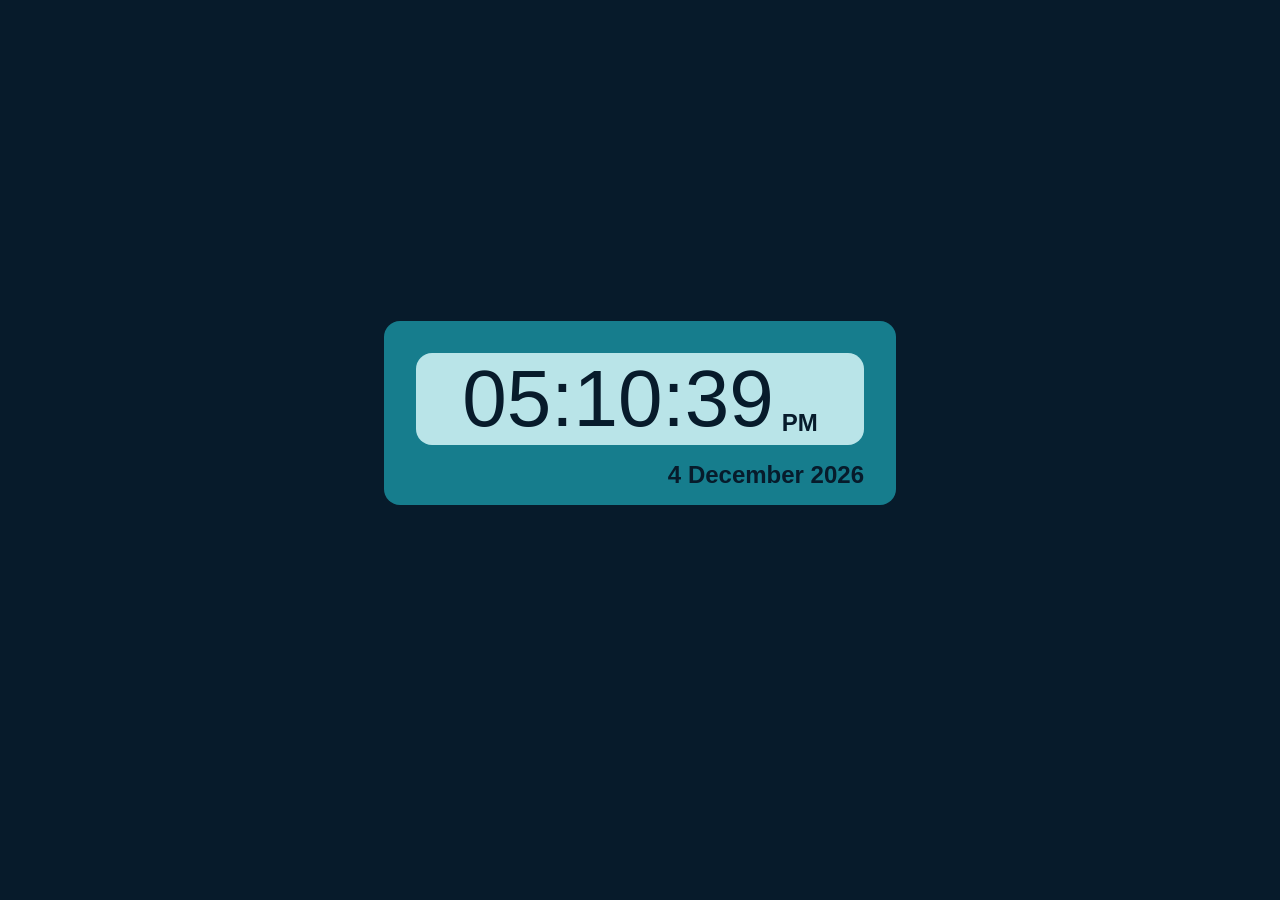
<file: clock/index.html>
<!doctype html>
<html lang="en">

<head>
    <meta charset="UTF-8" />
    <meta name="viewport" content="width=device-width, initial-scale=1.0" />
    <title>Digital Clock</title>
    <link rel="stylesheet" href="style.css" />
</head>

<body>
    <div class="clock-body">
        <div class="time-body">
            <span id="hour">00</span>:<span id="min">00</span> :<span id="sec">00</span>
            <div id="period">..</div>
        </div>
        <div id="date">00 Jan 2000</div>
    </div>

    <script src="script.js"></script>
</body>

</html>
</file>
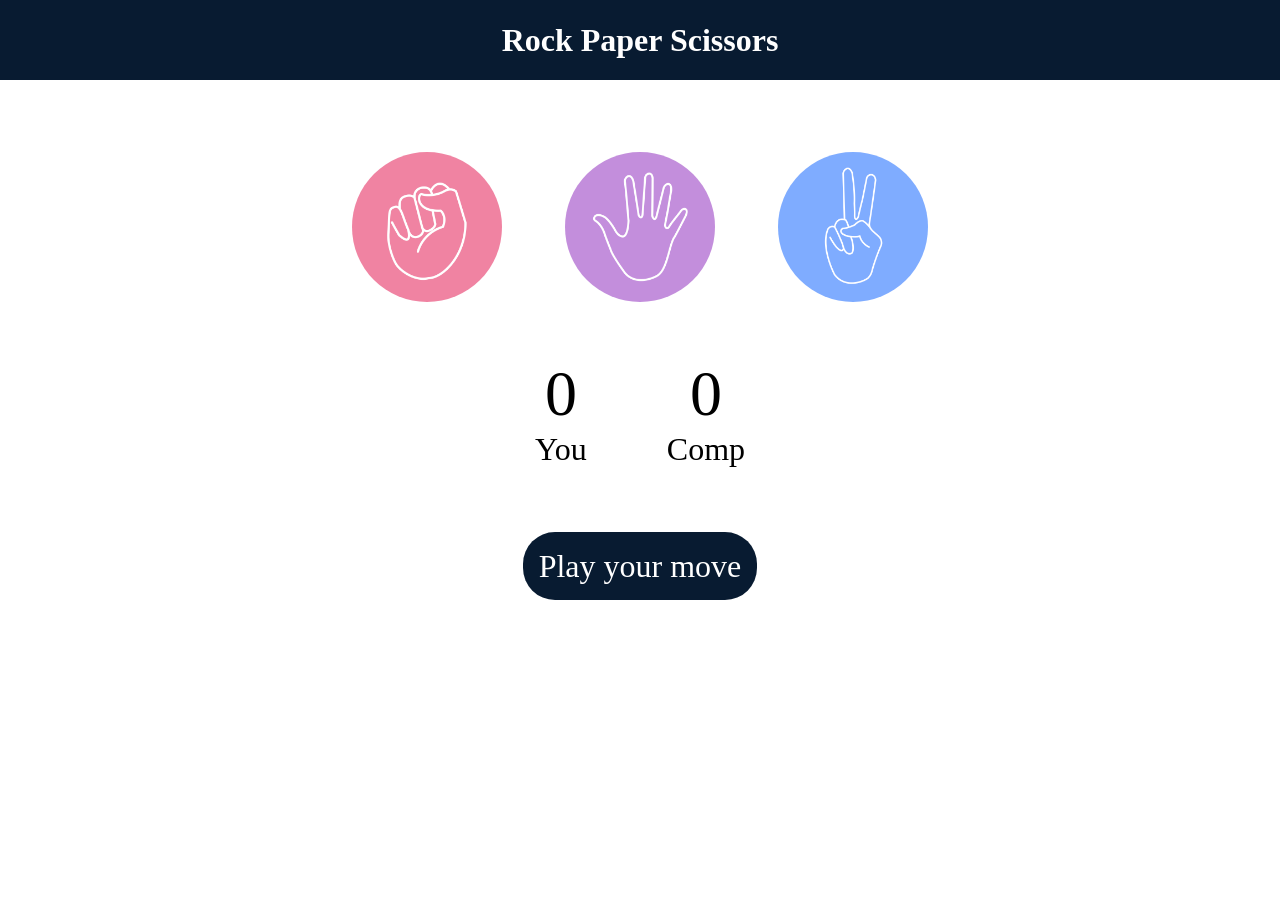
<file: JHC/index.html>
<!DOCTYPE html>
<html lang="en">
<head>
  <meta charset="UTF-8">
  <meta name="viewport" content="width=device-width, initial-scale=1.0">
  <title>Document</title>
  <link rel="stylesheet" href="style.css">
</head> 
<body>
    <h1>Rock Paper Scissors</h1>
    <div class="choices">
      <div class="choice" id="rock">
        <img src="rock.png" alt="Rock isn't found">
      </div>
      <div class="choice" id="paper">
        <img src="paper.png" alt="Rock isn't found">
      </div>
      <div class="choice" id="scissors">
        <img src="scissors.png" alt="Rock isn't found">
      </div>
    </div>

    <div class="score-board">
      <div class="score">
        <p id="user-score">0</p>
        <p>You</p>
      </div>
      <div class="score">
        <p id="comp-score">0</p>
        <p>Comp</p>
      </div>
    </div>
    <div class="msg-container">
      <p id="msg">Play your move</p>
    </div>

    <script src="script.Js"></script>
</body>
</html>
</file>
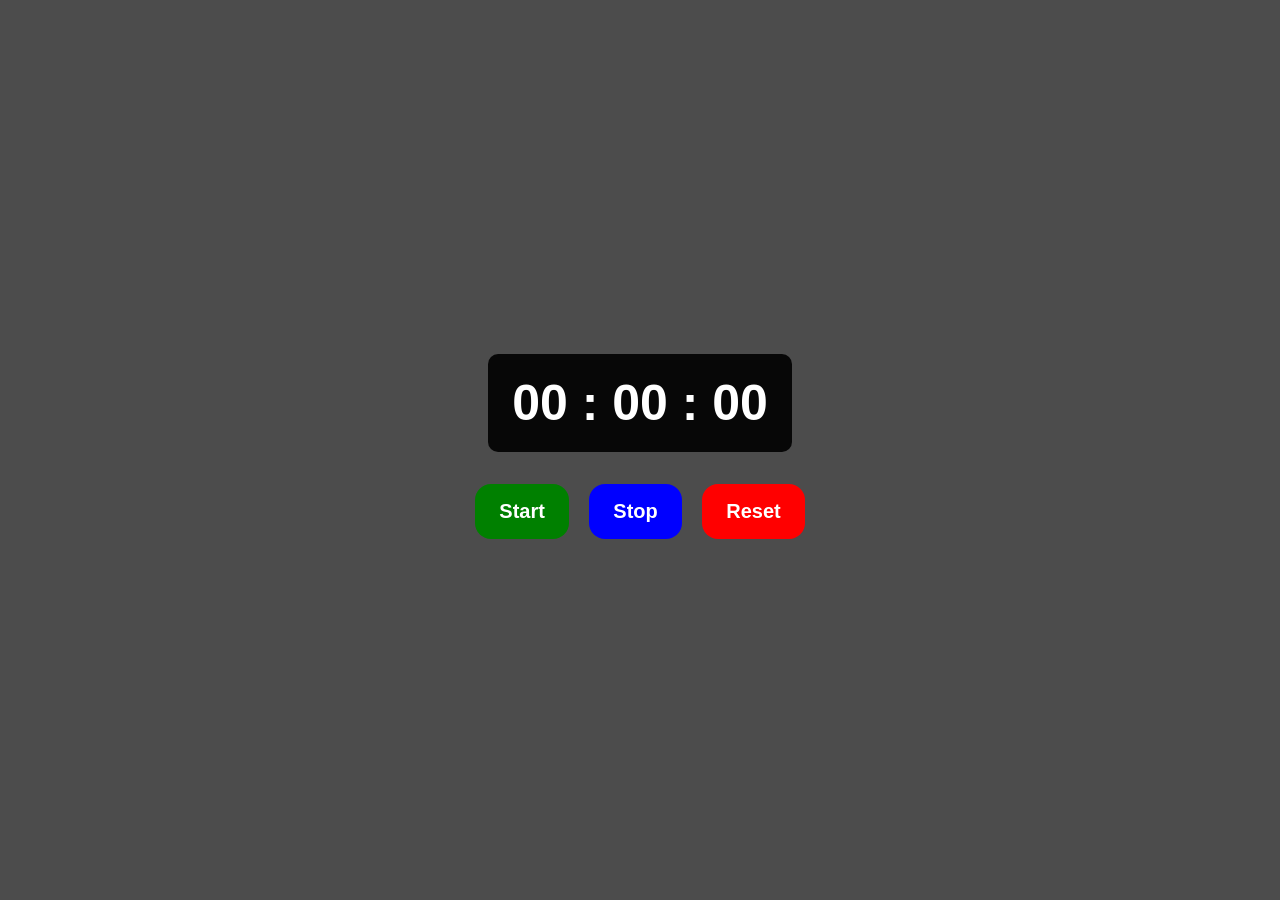
<file: stopWatch/index.html>
<!DOCTYPE html>
<html lang="en">
<head>
    <meta charset="UTF-8">
    <meta name="viewport" content="width=device-width, initial-scale=1.0">
    <title>Document</title>
    <link rel="stylesheet" href="style.css">
</head>
<body>
    <div class="stopWatch">
        <div class="timerDisplay">00 : 00 : 00</div>
    </div>
    <div class="button">
        <button class="btn green" id="startBtn">Start</button>
        <button class="btn blue" id="stopBtn">Stop</button> 
        <button class="btn red" id="resetBtn">Reset</button>
    </div>
</body>
<script src="script.js"></script>
</html>
</file>
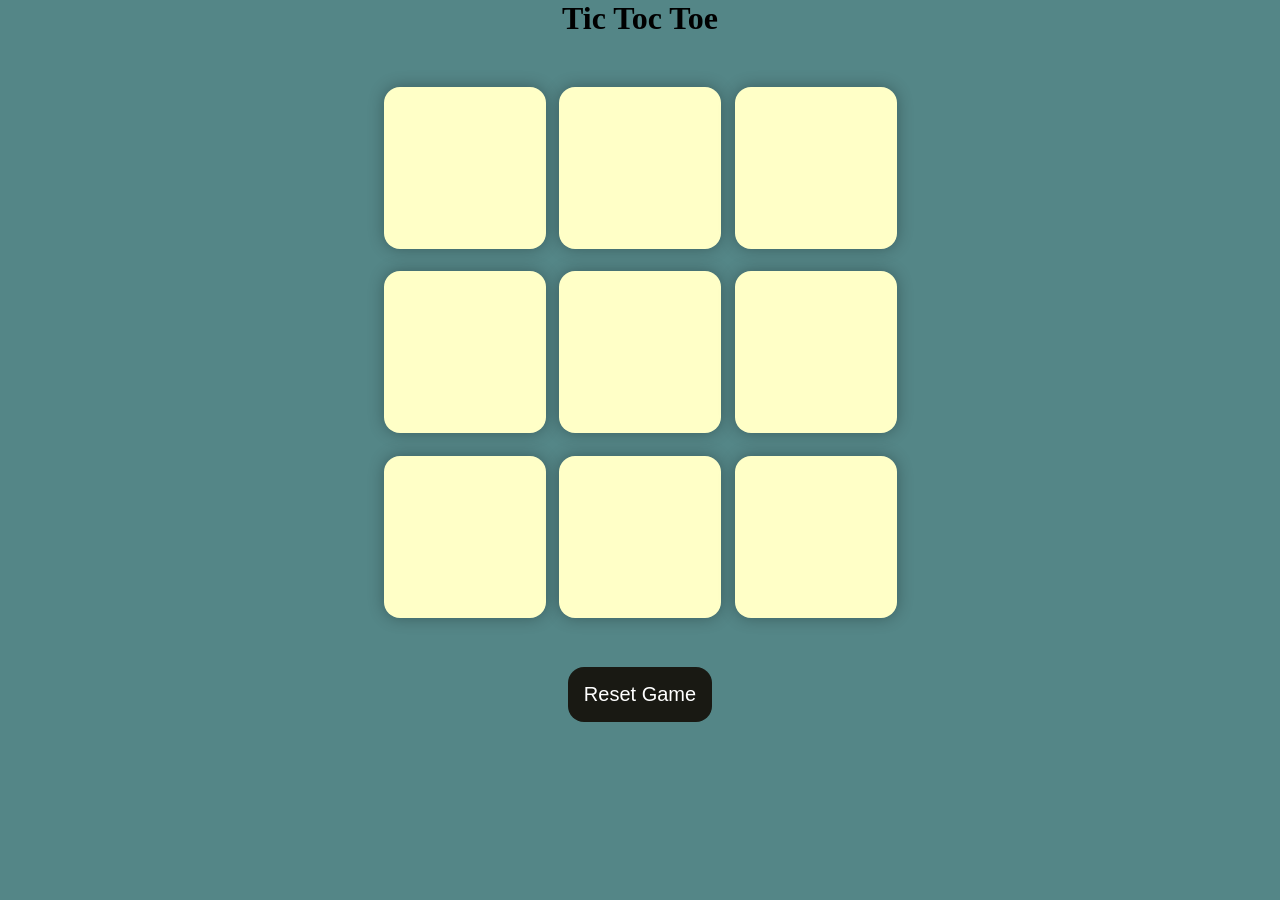
<file: TIC_TOC_TOE/index.html>
<!DOCTYPE html>
<html lang="en">
<head>
    <meta charset="UTF-8">
    <meta name="viewport" content="width=device-width, initial-scale=1.0">
    <title>Tic Tac Toe Game</title>
    <link rel="stylesheet" href="style.css">
</head>
<body>
    <div class="msg-container hide">
        <p id="msg">Winner</p>
        <button id="new-btn">New Game</button>
    </div>
    <main>
        <h1>Tic Toc Toe</h1>
        <div class="container">
            <div class="game">
                <button class="box"></button>
                <button class="box"></button>
                <button class="box"></button>
                <button class="box"></button>
                <button class="box"></button>
                <button class="box"></button>
                <button class="box"></button>
                <button class="box"></button>
                <button class="box"></button>
            </div>
        </div>
        <button id="reset-btn">Reset Game</button>
    </main>


    <script src="script.js"></script>
</body>
</html>
</file>
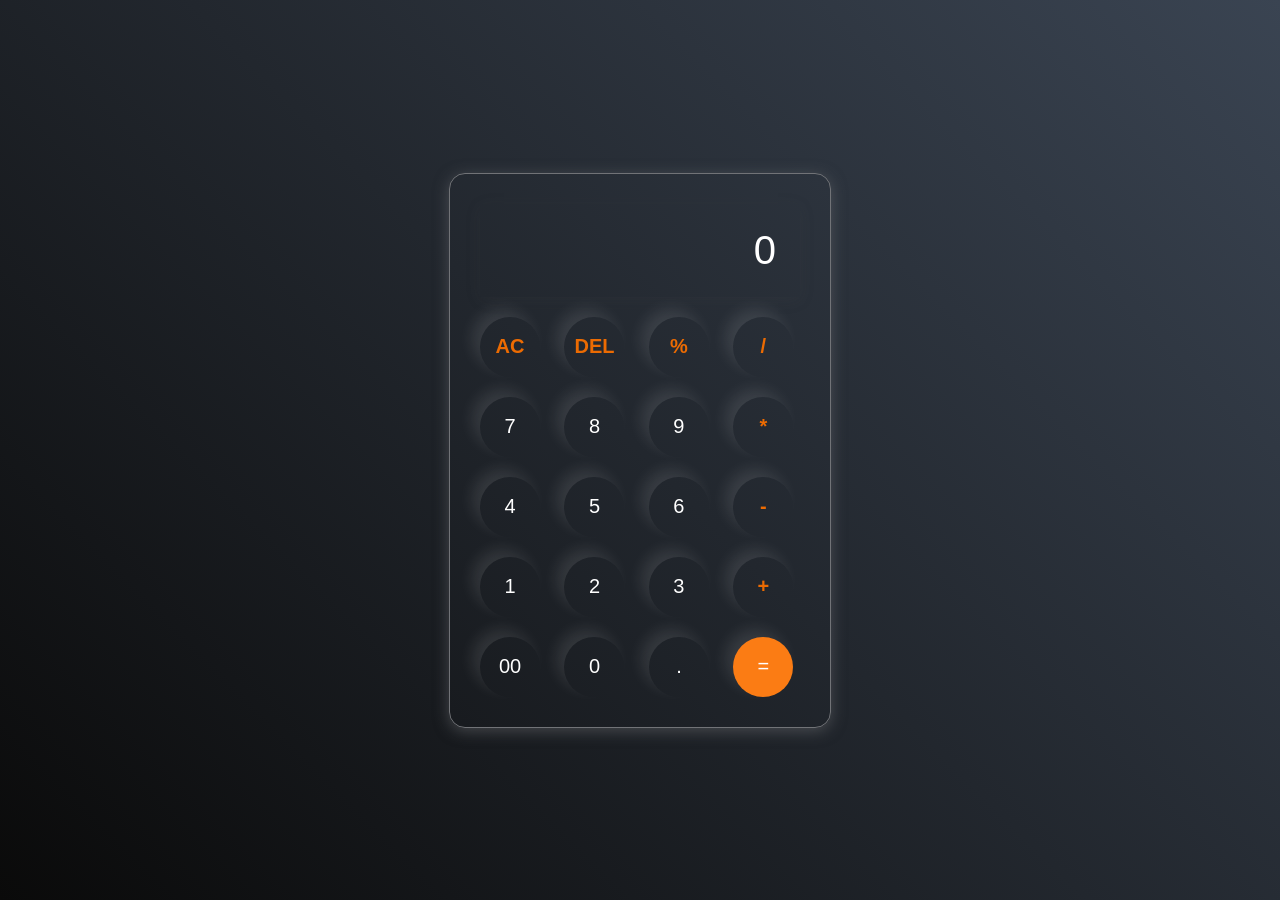
<file: calculator/calculator.html>
<!DOCTYPE html>
<html lang="en">
<head>
    <meta charset="UTF-8">
    <meta name="viewport" content="width=device-width, initial-scale=1.0">
    <title>Calculator</title>
    <link rel="stylesheet" href="calculator.css">
</head>
<body>
    <div class="calculator">
        <input type="text" placeholder="0" id="inputBox">

        <div>
            <button class="operator">AC</button>
            <button class="operator">DEL</button>
            <button class="operator">%</button>
            <button class="operator">/</button>     
        </div>

        <div>
            <button>7</button>
            <button>8</button>
            <button>9</button>
            <button class="operator">*</button>
        </div>
        <div>
            <button>4</button>
            <button>5</button>
            <button>6</button>
            <button class="operator">-</button>
        </div>
        <div>
            <button>1</button>
            <button>2</button>
            <button>3</button>
            <button class="operator">+</button>
        </div>
        <div>
            <button>00</button>
            <button>0</button>
            <button>.</button>
            <button class="equalBtn">=</button>
        </div>
    </div>


    <script src="calculator.js"></script>
</body>
</html>
</file>
<file: clock/style.css>
@import url("https://fonts.googleapis.com/css2?family=Fira+Sans:ital,wght@0,100;0,200;0,300;0,400;0,500;0,600;0,700;0,800;0,900;1,100;1,200;1,300;1,400;1,500;1,600;1,700;1,800;1,900&family=Libre+Baskerville:ital,wght@0,400..700;1,400..700&family=Lora:ital,wght@0,400..700;1,400..700&family=Redaction:ital,wght@0,400;0,700;1,400&display=swap");


body{
    background-color: #071B2B;
    color: #fff;
    font-family: 'Nunito',sans-serif;
    display: flex;
    justify-content: center;
    align-items: center;
    height: 90vh;
}

 .clock-body{
    
    background-color: #167D8D;
    padding: 1rem;
    width: 30rem;
    height: fit-content;
    border-radius: 1rem;
}

.time-body{
    background-color:#B9E4E8;
    color: #071B2B;
    font-size: 5rem;
    display: flex;
    justify-content: center;
    align-items: center;
    border-radius: 1rem;
    margin: 1rem;
    border-radius: 1rem;
}

#date{
    font-size: 1.5rem;
    display: flex;
    justify-content: flex-end;
    color: #071B2B;
    font-weight: bold;
    margin-right: 1rem;
}

#period{
    font-size: 1.5rem;
    font-weight: bold;
    margin-top: 3rem;
    margin-left: 0.5rem;
}
</file>
<file: JHC/style.css>
*{
    margin: 0;
    padding: 0;
    text-align: center;
}

h1{
    background-color: #081b31;
    color: #ffffff;
    height: 5rem;
    line-height: 5rem;
}

.choice{
    height: 165px;
    width: 165px;
    border-radius: 50%;
    display: flex;
    justify-content: center;
    align-items: center ;
}

.choice:hover{
    cursor: pointer;
    background-color: #081b31;
}

img{
    height: 150px;
    width: 150px;
    object-fit: cover;
    border-radius: 50%;
}

.choices{
    display: flex;
    justify-content: center;
    align-items: center;
    gap: 3rem;
    margin-top: 4rem;
}

.score-board{
    display: flex;
    justify-content: center;
    align-items: center;
    font-size: 2rem;
    margin-top: 3rem;
    gap: 5rem;
}

#user-score,#comp-score{
    font-size: 4rem;
}

.msg-container{
    margin-top: 5rem;
}

#msg{
    background-color: #081b31;
    color: #ffffff;
    font-size: 2rem;
    display: inline;
    padding: 1rem;
    border-radius: 2rem;
}
</file>
<file: stopWatch/style.css>
*{
    margin: 0;
    padding: 0;
    box-sizing: border-box;
    font-family: Verdana, Geneva, Tahoma, sans-serif;
}

body{
    background-color: rgba(0,0,0,0.7);
    color: #fff;
    display: flex;
    align-items: center;
    justify-content: center;
    min-height: 100vh;
    flex-direction: column;
}
.stopWatch{
    background-color: rgba(0,0,0,0.9);
    padding: 20px 24px;
    border-radius: 10px;
}
.timerDisplay{
    font-size: 50px;
    font-weight: 550;
}

.button{
    margin-top: 1.5rem;
}
.btn{
    font-size: 20px;
    font-weight: 700;
    background: none;
    border: none;
    color: #fff;
    border-radius: 1rem;
    padding: 1rem 1.5rem;
    margin: 0.5rem;
}
.green{
    background-color: green;
}
.blue{
    background-color: blue;
}
.red{
    background-color: red;
}
</file>
<file: TIC_TOC_TOE/style.css>
*{
    margin: 0;
    padding: 0;
}

body{
    background-color:#548687;
    text-align: center; 
}

.container{
    height: 70vh;
    display: flex;
    justify-content: center;
    align-items: center;
}

.game{
    height: 60vmin;
    width: 60vmin;
    display: flex;
    flex-wrap: wrap;
    justify-content: center;
    align-items: center;
    gap: 1.5vmin;
}

.box{
    height: 18vmin;
    width: 18vmin;
    border-radius: 1rem;
    border: none;
    box-shadow: 0 0 1rem rgba(0,0,0,0.3);
    font-size: 8vmin;
    background-color: #ffffc7;
    color: #b0413e;
}

#reset-btn{
    padding: 1rem;
    font-size: 1.25rem;
    background-color: #191913;
    color: #fff;
    border-radius: 1rem;
    border: none;
}

#new-btn{
    padding: 1rem;
    font-size: 1.25rem;
    background-color: #191913;
    color: #fff;
    border-radius: 1rem;
    border: none;
}

#msg{
    color: #ffffc7;
    font-size: 5vmin;
    /* font-weight: bold; */
}

.msg-container{
    height: 100vmin;
    display: flex;
    justify-content: center;
    align-items: center;
    flex-direction: column;
    gap: 4rem;
}

.hide{
    display: none;
}


.zero {
    color: rgb(47, 32, 181);
}

.cross {
    color: #b0413e;
}
</file>
<file: calculator/calculator.css>
*{
    margin: 0;
    padding: 0;
    box-sizing: border-box;
    font-family: "Poppins",sans-serif;
}

body{
    width: 100%;
    height: 100vh;
    display: flex;
    justify-content: center;
    align-items: center;
    background: linear-gradient(45deg,#0a0a0a,#3a4452);
}


.calculator{
    border: 1px solid,#717377;
    padding: 20px;
    border-radius: 16px;
    background: transparent;
    box-shadow: 0px 3px 15px rgba(113,115,119,0.5);
}

input{
    width: 320px;
    border: none;
    padding: 24px;
    margin: 10px;
    background: transparent;
    color: #ffffff;
    box-shadow: 0px 3px 15px rgba(84,84,84,0.1);
    font-size: 40px;
    text-align: right;
    cursor: pointer;
}

input::placeholder{
    color: #ffffff;
}

button{
    border: none;
    width: 60px;
    height: 60px;
    margin: 10px;
    border-radius: 50%;
    background: transparent;
    color: #ffffff;
    font-size: 20px;
    box-shadow: -8px -8px 15px rgba(255,255,255,0.1);
    cursor: pointer;
    /* font-weight: bold; */
}

.equalBtn{
    background-color: #fb7c14;
}

.operator{
    color: #ec6b02;
    font-weight: bolder;
}
</file>
